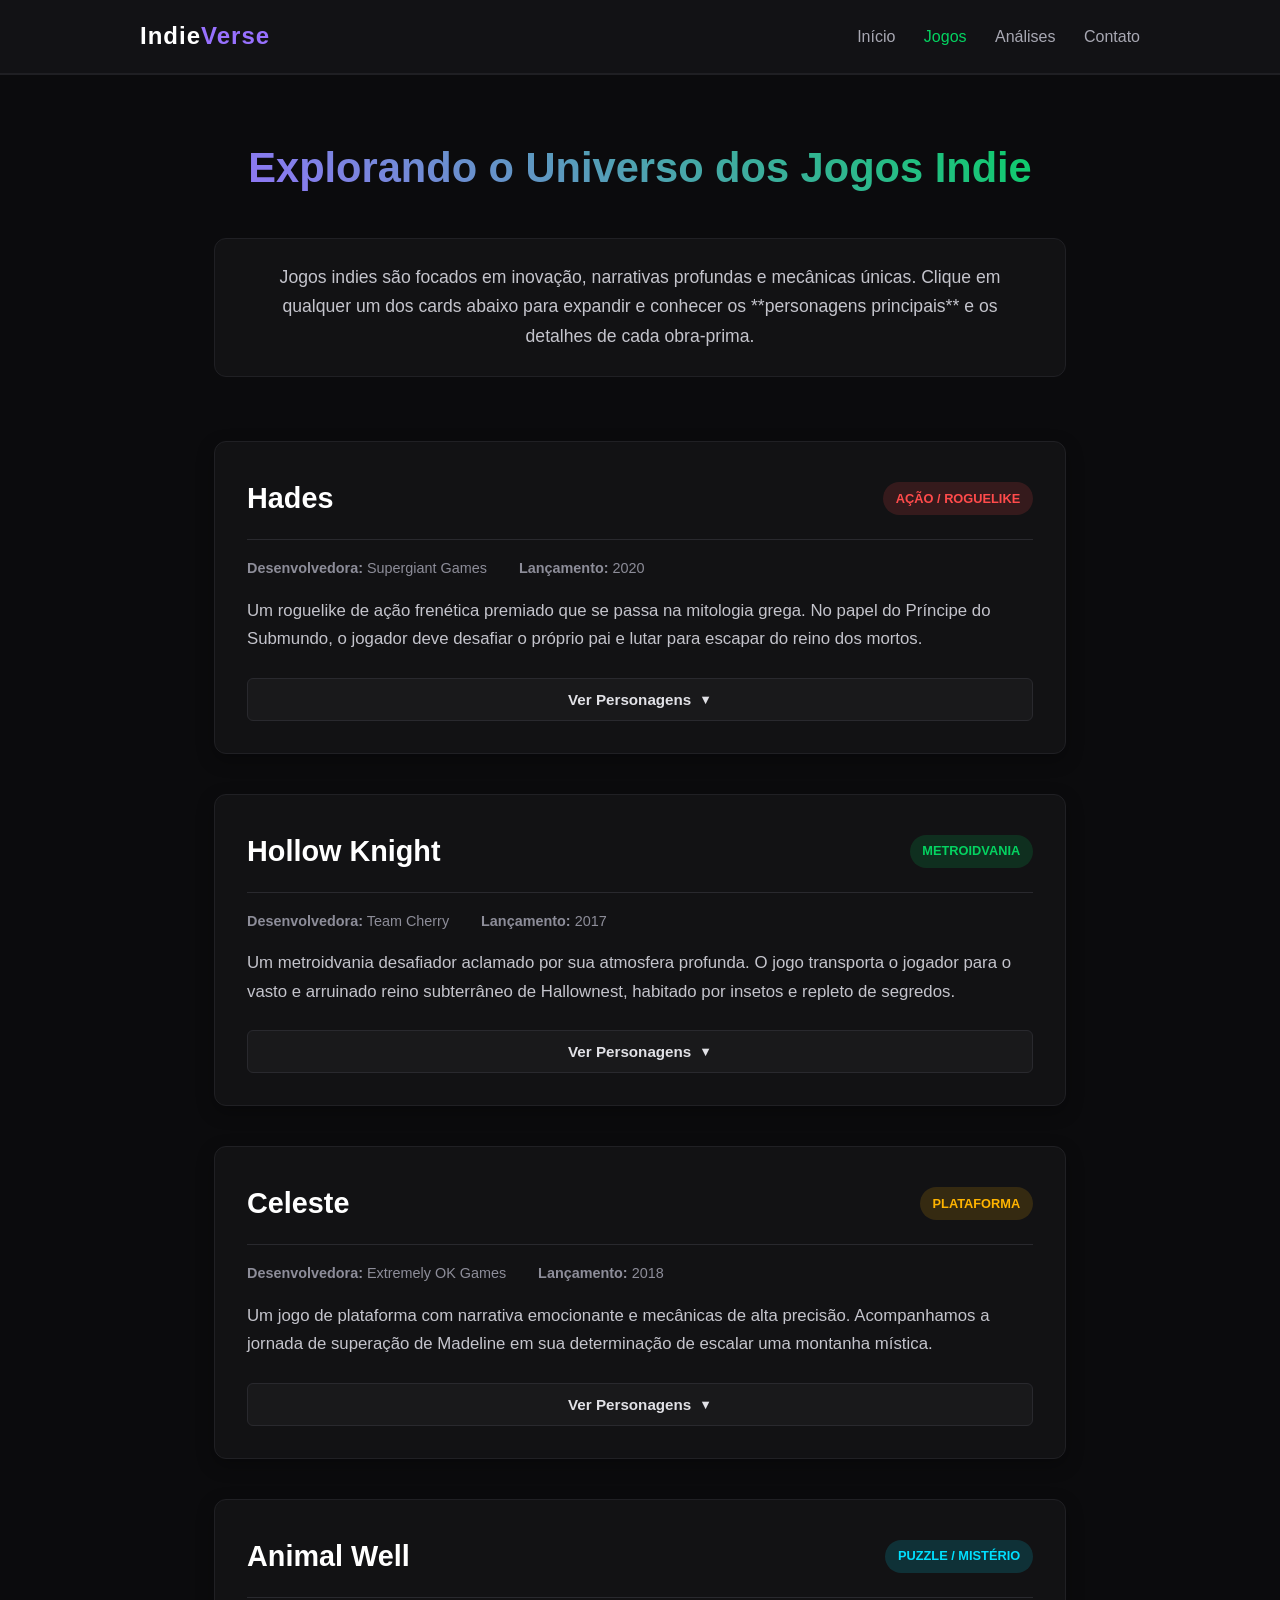
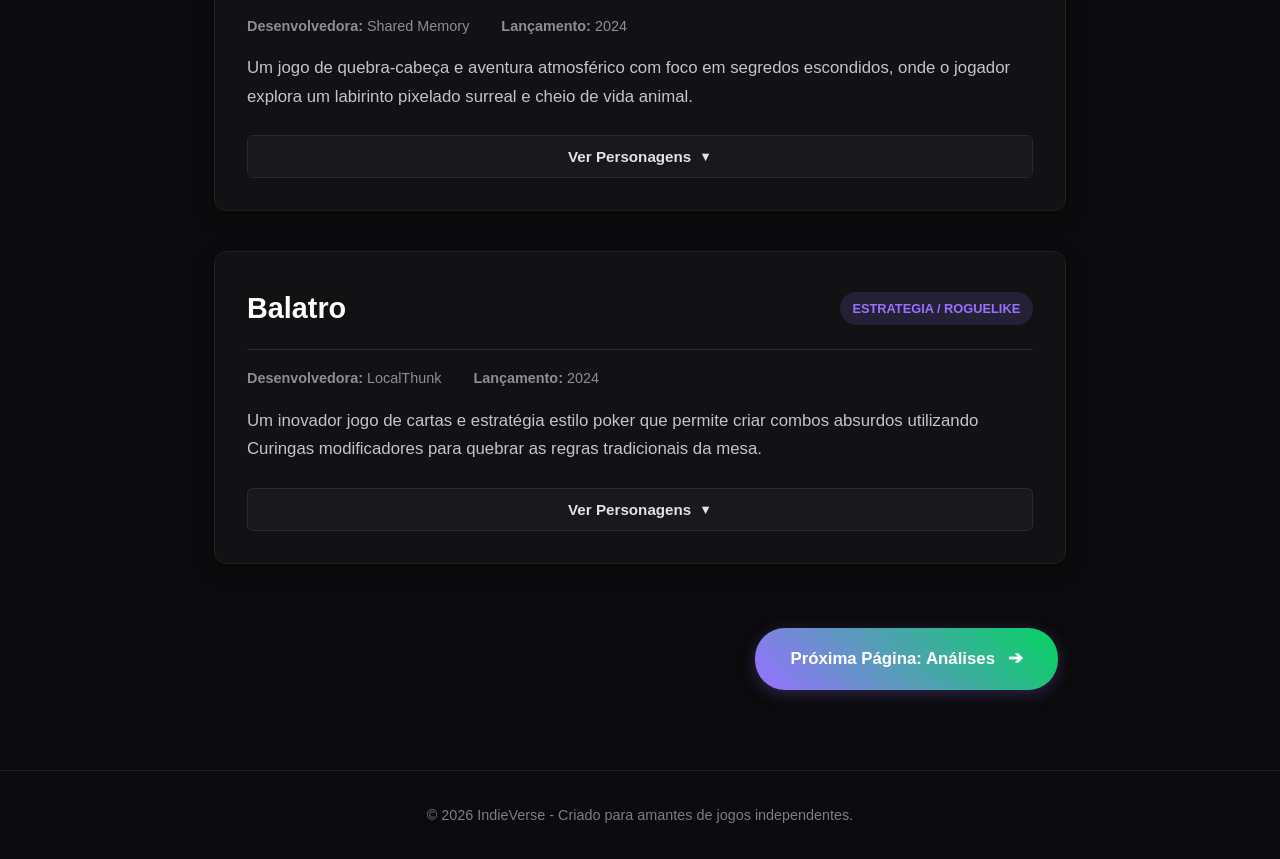
<file: pagina2.html>
<!DOCTYPE html>
<html lang="pt">
<head>
    <meta charset="UTF-8">
    <meta name="viewport" content="width=device-width, initial-scale=1.0">
    <title>Jogos Indie - Catálogo Detalhado</title>
    <link rel="stylesheet" href="pagina2.css">
</head>
<body>

    <header class="main-header">
        <div class="header-container">
            <span class="logo">Indie<span class="highlight">Verse</span></span>
            <nav class="nav-menu">
                <a href="index.html">Início</a>
                <a href="pagina2.html" class="active">Jogos</a>
                <a href="pagina3.html">Análises</a>
                <a href="pagina5.html">Contato</a>
            </nav>
        </div>
    </header>

    <main class="container">
        <section class="intro-section">
            <h1>Explorando o Universo dos Jogos Indie</h1>
            <p class="description">
                Jogos indies são focados em inovação, narrativas profundas e mecânicas únicas. 
                Clique em qualquer um dos cards abaixo para expandir e conhecer os **personagens principais** e os detalhes de cada obra-prima.
            </p>
        </section>

        <section class="games-list">

            <article class="game-card">
                <div class="card-visible-part">
                    <div class="card-header">
                        <h2>Hades</h2>
                        <span class="badge badge-action">Ação / Roguelike</span>
                    </div>
                    <div class="game-metadata">
                        <p><strong>Desenvolvedora:</strong> Supergiant Games</p>
                        <p><strong>Lançamento:</strong> 2020</p>
                    </div>
                    <div class="game-content">
                        <p>Um roguelike de ação frenética premiado que se passa na mitologia grega. No papel do Príncipe do Submundo, o jogador deve desafiar o próprio pai e lutar para escapar do reino dos mortos.</p>
                    </div>
                    <button class="expand-btn">Ver Personagens <span class="arrow">▼</span></button>
                </div>

                <div class="characters-drawer">
                    <div class="drawer-inner">
                        <h3>Personagens Principais</h3>
                        <div class="character-grid">
                            <div class="char-item">
                                <h4>Zagreu</h4>
                                <p>O rebelde Príncipe do Submundo. Busca fugir dos domínios do pai para encontrar sua mãe biológica, contando com a ajuda dos deuses olímpicos.</p>
                            </div>
                            <div class="char-item">
                                <h4>Hades</h4>
                                <p>O rigoroso Deus do Submundo e pai de Zagreu. É o comandante do reino e faz de tudo para impedir, por meio de seus lacaios, que o filho escape.</p>
                            </div>
                        </div>
                    </div>
                </div>
            </article>

            <article class="game-card">
                <div class="card-visible-part">
                    <div class="card-header">
                        <h2>Hollow Knight</h2>
                        <span class="badge badge-exploration">Metroidvania</span>
                    </div>
                    <div class="game-metadata">
                        <p><strong>Desenvolvedora:</strong> Team Cherry</p>
                        <p><strong>Lançamento:</strong> 2017</p>
                    </div>
                    <div class="game-content">
                        <p>Um metroidvania desafiador aclamado por sua atmosfera profunda. O jogo transporta o jogador para o vasto e arruinado reino subterrâneo de Hallownest, habitado por insetos e repleto de segredos.</p>
                    </div>
                    <button class="expand-btn">Ver Personagens <span class="arrow">▼</span></button>
                </div>

                <div class="characters-drawer">
                    <div class="drawer-inner">
                        <h3>Personagens Principais</h3>
                        <div class="character-grid">
                            <div class="char-item">
                                <h4>O Cavaleiro</h4>
                                <p>Um receptáculo misterioso e sem voz que empunha um "Ferrão". Ele entra em Hallownest para desvendar a origem da terrível infecção que assola o reino.</p>
                            </div>
                            <div class="char-item">
                                <h4>Hornet</h4>
                                <p>A ágil protetora das ruínas de Hallownest. Ela luta usando uma agulha e fios de seda, testando o valor do Cavaleiro ao longo de sua jornada.</p>
                            </div>
                        </div>
                    </div>
                </div>
            </article>

            <article class="game-card">
                <div class="card-visible-part">
                    <div class="card-header">
                        <h2>Celeste</h2>
                        <span class="badge badge-precision">Plataforma</span>
                    </div>
                    <div class="game-metadata">
                        <p><strong>Desenvolvedora:</strong> Extremely OK Games</p>
                        <p><strong>Lançamento:</strong> 2018</p>
                    </div>
                    <div class="game-content">
                        <p>Um jogo de plataforma com narrativa emocionante e mecânicas de alta precisão. Acompanhamos a jornada de superação de Madeline em sua determinação de escalar uma montanha mística.</p>
                    </div>
                    <button class="expand-btn">Ver Personagens <span class="arrow">▼</span></button>
                </div>

                <div class="characters-drawer">
                    <div class="drawer-inner">
                        <h3>Personagens Principais</h3>
                        <div class="character-grid">
                            <div class="char-item">
                                <h4>Madeline</h4>
                                <p>A protagonista que decide escalar a Montanha Celeste para lidar com sua ansiedade, depressão e provar a si mesma do que é capaz.</p>
                            </div>
                            <div class="char-item">
                                <h4>Badeline (Parte de Mim)</h4>
                                <p>A manifestação física dos medos e inseguranças de Madeline. Inicialmente age como antagonista, tentando forçá-la a desistir da subida.</p>
                            </div>
                        </div>
                    </div>
                </div>
            </article>

            <article class="game-card">
                <div class="card-visible-part">
                    <div class="card-header">
                        <h2>Animal Well</h2>
                        <span class="badge badge-puzzle">Puzzle / Mistério</span>
                    </div>
                    <div class="game-metadata">
                        <p><strong>Desenvolvedora:</strong> Shared Memory</p>
                        <p><strong>Lançamento:</strong> 2024</p>
                    </div>
                    <div class="game-content">
                        <p>Um jogo de quebra-cabeça e aventura atmosférico com foco em segredos escondidos, onde o jogador explora um labirinto pixelado surreal e cheio de vida animal.</p>
                    </div>
                    <button class="expand-btn">Ver Personagens <span class="arrow">▼</span></button>
                </div>

                <div class="characters-drawer">
                    <div class="drawer-inner">
                        <h3>Personagens Principais</h3>
                        <div class="character-grid">
                            <div class="char-item">
                                <h4>A Bolha</h4>
                                <p>A pequena e indefesa criatura redonda controlada pelo jogador. Ela interage com o cenário usando brinquedos como ioiôs e flautas para resolver enigmas.</p>
                            </div>
                            <div class="char-item">
                                <h4>Os Guardiões</h4>
                                <p>Criaturas gigantes como o Esquilo, o Gato e a Lince. Eles habitam as profundezas do poço e funcionam tanto como quebra-cabeças vivos quanto como ameaças.</p>
                            </div>
                        </div>
                    </div>
                </div>
            </article>

            <article class="game-card">
                <div class="card-visible-part">
                    <div class="card-header">
                        <h2>Balatro</h2>
                        <span class="badge badge-strategy">Estrategia / Roguelike</span>
                    </div>
                    <div class="game-metadata">
                        <p><strong>Desenvolvedora:</strong> LocalThunk</p>
                        <p><strong>Lançamento:</strong> 2024</p>
                    </div>
                    <div class="game-content">
                        <p>Um inovador jogo de cartas e estratégia estilo poker que permite criar combos absurdos utilizando Curingas modificadores para quebrar as regras tradicionais da mesa.</p>
                    </div>
                    <button class="expand-btn">Ver Personagens <span class="arrow">▼</span></button>
                </div>

                <div class="characters-drawer">
                    <div class="drawer-inner">
                        <h3>Personagens Principais</h3>
                        <div class="character-grid">
                            <div class="char-item">
                                <h4>Jimbo</h4>
                                <p>O carismático Curinga padrão e mascote oficial do jogo. Ele serve como guia visual nas interfaces de pontuação e introdução às trapaças matemáticas.</p>
                            </div>
                            <div class="char-item">
                                <h4>Os Curingas Lendários</h4>
                                <p>Cartas místicas extremamente raras (como Perkeo ou Triboulet) baseadas em bobos da corte históricos, que dão multiplicadores infinitos e destrutivos.</p>
                            </div>
                        </div>
                    </div>
                </div>
            </article>

        </section>

        <div class="pagination-container">
            <a href="pagina3.html" class="next-page-btn">
                Próxima Página: Análises <span class="arrow-next">➔</span>
            </a>
        </div>

    </main>

    <footer class="main-footer">
        <p>&copy; 2026 IndieVerse - Criado para amantes de jogos independentes.</p>
    </footer>

    <script>
        document.querySelectorAll('.expand-btn').forEach(button => {
            button.addEventListener('click', () => {
                const card = button.closest('.game-card');
                const drawer = card.querySelector('.characters-drawer');
                const arrow = button.querySelector('.arrow');
                
                drawer.classList.toggle('is-open');
                
                if (drawer.classList.contains('is-open')) {
                    drawer.style.maxHeight = drawer.scrollHeight + "px";
                    drawer.style.opacity = "1";
                    arrow.textContent = "▲";
                    button.style.background = "rgba(152, 113, 255, 0.15)";
                } else {
                    drawer.style.maxHeight = "0px";
                    drawer.style.opacity = "0";
                    arrow.textContent = "▼";
                    button.style.background = "rgba(255, 255, 255, 0.03)";
                }
            });
        });
    </script>
</body>
</html>
</file>
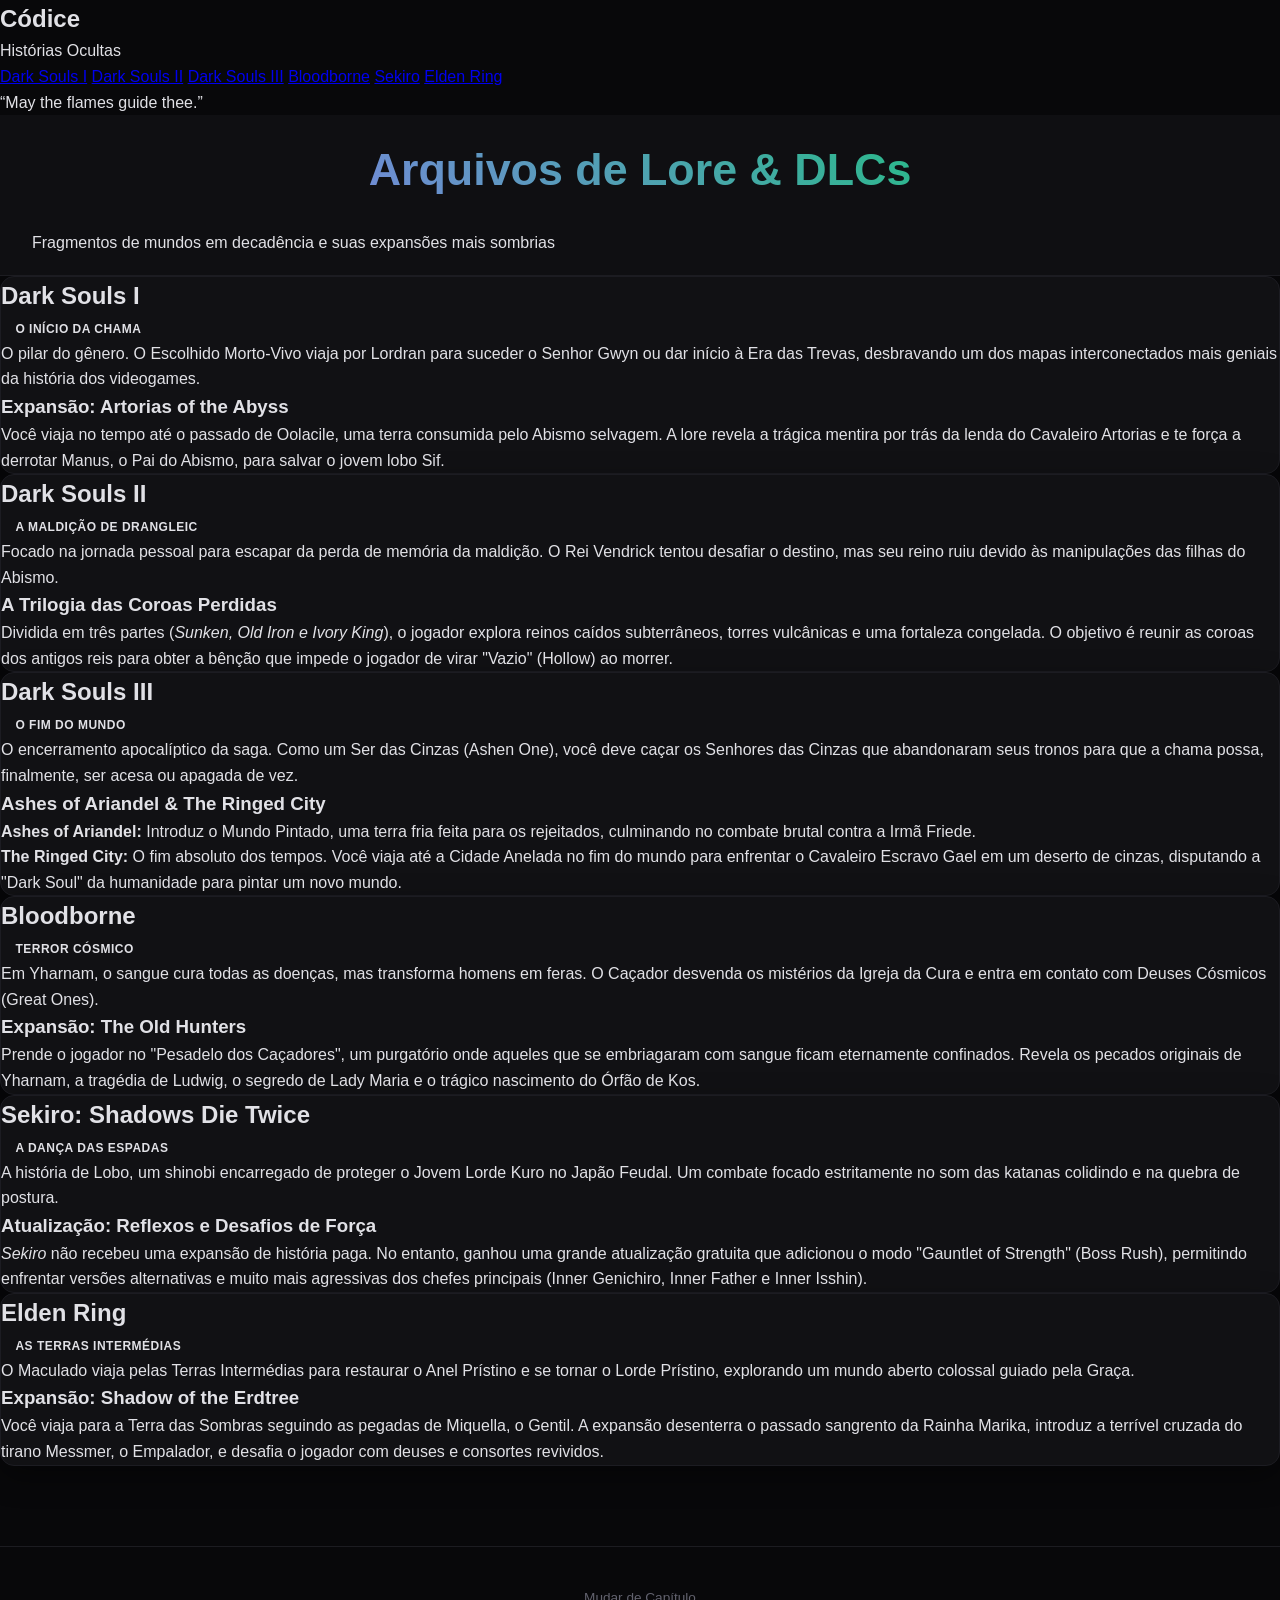
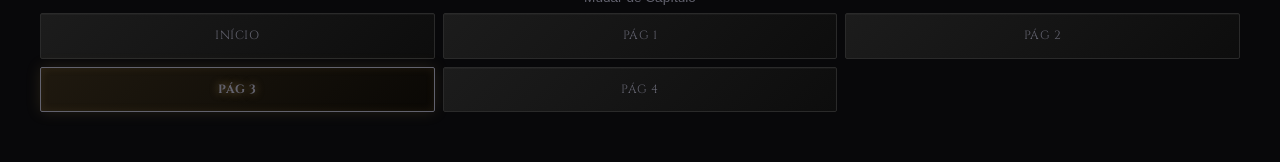
<file: pagina3.html>
<!DOCTYPE html>
<html lang="pt-BR">
<head>
    <meta charset="UTF-8">
    <meta name="viewport" content="width=device-width, initial-scale=1.0">
    <title>Códice Soulslike - Expansões da Lore</title>
    <link rel="stylesheet" href="pagina3.css">
    <link href="https://fonts.googleapis.com/css2?family=Cinzel:wght@400;700&family=Open+Sans:wght@300;400;600&display=swap" rel="stylesheet">
</head>
<body>

    <div class="layout-container">
        
        <aside class="sidebar">
            <div class="sidebar-header">
                <h2>Códice</h2>
                <p>Histórias Ocultas</p>
            </div>
            
            <nav class="sidebar-menu">
                <a href="#dark-souls-1" class="menu-item ds-btn">Dark Souls I</a>
                <a href="#dark-souls-2" class="menu-item ds2-btn">Dark Souls II</a>
                <a href="#dark-souls-3" class="menu-item ds3-btn">Dark Souls III</a>
                <a href="#bloodborne" class="menu-item bb-btn">Bloodborne</a>
                <a href="#sekiro" class="menu-item sk-btn">Sekiro</a>
                <a href="#elden-ring" class="menu-item er-btn">Elden Ring</a>
            </nav>

            <div class="sidebar-footer">
                <p>“May the flames guide thee.”</p>
            </div>
        </aside>

        <main class="main-content">
            
            <header class="main-header">
                <h1>Arquivos de Lore & DLCs</h1>
                <p>Fragmentos de mundos em decadência e suas expansões mais sombrias</p>
            </header>

            <div class="lore-container">
                
                <section id="dark-souls-1" class="game-card dark-souls">
                    <div class="card-content">
                        <h2>Dark Souls I</h2>
                        <span class="badge ds-badge">O Início da Chama</span>
                        <p>O pilar do gênero. O Escolhido Morto-Vivo viaja por Lordran para suceder o Senhor Gwyn ou dar início à Era das Trevas, desbravando um dos mapas interconectados mais geniais da história dos videogames.</p>
                        
                        <div class="dlc-box">
                            <h3>Expansão: Artorias of the Abyss</h3>
                            <p>Você viaja no tempo até o passado de Oolacile, uma terra consumida pelo Abismo selvagem. A lore revela a trágica mentira por trás da lenda do Cavaleiro Artorias e te força a derrotar Manus, o Pai do Abismo, para salvar o jovem lobo Sif.</p>
                        </div>
                    </div>
                </section>

                <section id="dark-souls-2" class="game-card dark-souls-2">
                    <div class="card-content">
                        <h2>Dark Souls II</h2>
                        <span class="badge ds2-badge">A Maldição de Drangleic</span>
                        <p>Focado na jornada pessoal para escapar da perda de memória da maldição. O Rei Vendrick tentou desafiar o destino, mas seu reino ruiu devido às manipulações das filhas do Abismo.</p>
                        
                        <div class="dlc-box">
                            <h3>A Trilogia das Coroas Perdidas</h3>
                            <p>Dividida em três partes (<em>Sunken, Old Iron e Ivory King</em>), o jogador explora reinos caídos subterrâneos, torres vulcânicas e uma fortaleza congelada. O objetivo é reunir as coroas dos antigos reis para obter a bênção que impede o jogador de virar "Vazio" (Hollow) ao morrer.</p>
                        </div>
                    </div>
                </section>

                <section id="dark-souls-3" class="game-card dark-souls-3">
                    <div class="card-content">
                        <h2>Dark Souls III</h2>
                        <span class="badge ds3-badge">O Fim do Mundo</span>
                        <p>O encerramento apocalíptico da saga. Como um Ser das Cinzas (Ashen One), você deve caçar os Senhores das Cinzas que abandonaram seus tronos para que a chama possa, finalmente, ser acesa ou apagada de vez.</p>
                        
                        <div class="dlc-box">
                            <h3>Ashes of Ariandel & The Ringed City</h3>
                            <p><strong>Ashes of Ariandel:</strong> Introduz o Mundo Pintado, uma terra fria feita para os rejeitados, culminando no combate brutal contra a Irmã Friede.<br>
                            <strong>The Ringed City:</strong> O fim absoluto dos tempos. Você viaja até a Cidade Anelada no fim do mundo para enfrentar o Cavaleiro Escravo Gael em um deserto de cinzas, disputando a "Dark Soul" da humanidade para pintar um novo mundo.</p>
                        </div>
                    </div>
                </section>

                <section id="bloodborne" class="game-card bloodborne">
                    <div class="card-content">
                        <h2>Bloodborne</h2>
                        <span class="badge bb-badge">Terror Cósmico</span>
                        <p>Em Yharnam, o sangue cura todas as doenças, mas transforma homens em feras. O Caçador desvenda os mistérios da Igreja da Cura e entra em contato com Deuses Cósmicos (Great Ones).</p>
                        
                        <div class="dlc-box">
                            <h3>Expansão: The Old Hunters</h3>
                            <p>Prende o jogador no "Pesadelo dos Caçadores", um purgatório onde aqueles que se embriagaram com sangue ficam eternamente confinados. Revela os pecados originais de Yharnam, a tragédia de Ludwig, o segredo de Lady Maria e o trágico nascimento do Órfão de Kos.</p>
                        </div>
                    </section>

                <section id="sekiro" class="game-card sekiro">
                    <div class="card-content">
                        <h2>Sekiro: Shadows Die Twice</h2>
                        <span class="badge sk-badge">A Dança das Espadas</span>
                        <p>A história de Lobo, um shinobi encarregado de proteger o Jovem Lorde Kuro no Japão Feudal. Um combate focado estritamente no som das katanas colidindo e na quebra de postura.</p>
                        
                        <div class="dlc-box notice">
                            <h3>Atualização: Reflexos e Desafios de Força</h3>
                            <p><em>Sekiro</em> não recebeu uma expansão de história paga. No entanto, ganhou uma grande atualização gratuita que adicionou o modo "Gauntlet of Strength" (Boss Rush), permitindo enfrentar versões alternativas e muito mais agressivas dos chefes principais (Inner Genichiro, Inner Father e Inner Isshin).</p>
                        </div>
                    </section>

                <section id="elden-ring" class="game-card elden-ring">
                    <div class="card-content">
                        <h2>Elden Ring</h2>
                        <span class="badge er-badge">As Terras Intermédias</span>
                        <p>O Maculado viaja pelas Terras Intermédias para restaurar o Anel Prístino e se tornar o Lorde Prístino, explorando um mundo aberto colossal guiado pela Graça.</p>
                        
                        <div class="dlc-box">
                            <h3>Expansão: Shadow of the Erdtree</h3>
                            <p>Você viaja para a Terra das Sombras seguindo as pegadas de Miquella, o Gentil. A expansão desenterra o passado sangrento da Rainha Marika, introduz a terrível cruzada do tirano Messmer, o Empalador, e desafia o jogador com deuses e consortes revividos.</p>
                        </div>
                    </section>

            </div>

            <footer class="main-footer">

                <div class="page-navigation">
    <span class="nav-title">Mudar de Capítulo</span>
    <div class="page-buttons-grid">
        <a href="index.html" class="page-btn">Início</a>
        <a href="pagina-1.html" class="page-btn">Pág 1</a>
        <a href="pagina-2.html" class="page-btn">Pág 2</a>
        <a href="pagina3.html" class="page-btn active">Pág 3</a> <a href="pagina4.html" class="page-btn">Pág 4</a>
    </div>
</div>
            </footer>
        </main>

    </div>

</body>
</html>
</file>
<file: pagina2.css>
/* ==========================================
1. RESET E CONFIGURAÇÕES GERAIS
   ========================================== */
* {
    margin: 0;
    padding: 0;
    box-sizing: border-box;
}

body {
    font-family: 'Segoe UI', Tahoma, Geneva, Verdana, sans-serif;
    background-color: #0b0b0d;
    color: #f1f1f3;
    line-height: 1.7;
}

/* ==========================================
2. CABEÇALHO E MENU DE NAVEGAÇÃO
   ========================================== */
.main-header {
    background-color: #121215;
    border-bottom: 2px solid #1f1f23;
    position: sticky;
    top: 0;
    z-index: 100;
    padding: 1rem 2rem;
}

.header-container {
    max-width: 1000px;
    margin: 0 auto;
    display: flex;
    justify-content: space-between;
    align-items: center;
}

.logo {
    font-size: 1.5rem;
    font-weight: bold;
    letter-spacing: 1px;
    color: #ffffff;
}

.logo .highlight {
    color: #9871ff;
}

.nav-menu a {
    color: #a8a8b3;
    text-decoration: none;
    margin-left: 1.5rem;
    font-weight: 500;
    transition: color 0.3s ease;
}

.nav-menu a:hover,
.nav-menu a.active {
    color: #04d361;
}

/* ==========================================
3. ESTRUTURA E INTRODUÇÃO
   ========================================== */
.container {
    max-width: 900px;
    margin: 3rem auto;
    padding: 0 1.5rem;
}

h1 {
    font-size: 2.6rem;
    color: #ffffff;
    text-align: center;
    margin-bottom: 1.5rem;
    font-weight: 800;
    display: block;
    padding: 10px 0;
    background: linear-gradient(45deg, #9871ff, #04d361);
    -webkit-background-clip: text;
    -webkit-text-fill-color: transparent;
}

.description {
    font-size: 1.1rem;
    color: #c4c4cc;
    text-align: center;
    background: #121214;
    padding: 1.5rem 2rem;
    border-radius: 12px;
    border: 1px solid #202024;
    margin-bottom: 4rem;
}

/* ==========================================
4. CARDS DOS JOGOS (ESTRUTURA BASE)
   ========================================== */
.games-list {
    display: flex;
    flex-direction: column;
    gap: 2.5rem;
}

.game-card {
    background-color: #121214;
    border: 1px solid #202024;
    border-radius: 12px;
    overflow: hidden;
    box-shadow: 0 6px 18px rgba(0, 0, 0, 0.3);
    transition: border-color 0.3s ease, box-shadow 0.3s ease;
}

.game-card:hover {
    border-color: #9871ff;
    box-shadow: 0 10px 25px rgba(152, 113, 255, 0.12);
}

.card-visible-part {
    padding: 2rem;
}

.card-header {
    display: flex;
    justify-content: space-between;
    align-items: center;
    border-bottom: 1px solid #29292e;
    padding-bottom: 1rem;
    margin-bottom: 1rem;
}

.card-header h2 {
    font-size: 1.8rem;
    color: #ffffff;
}

.badge {
    padding: 0.35rem 0.8rem;
    border-radius: 20px;
    font-size: 0.8rem;
    font-weight: bold;
    text-transform: uppercase;
}

.badge-action { background-color: rgba(255, 75, 75, 0.15); color: #ff4b4b; }
.badge-exploration { background-color: rgba(4, 211, 97, 0.15); color: #04d361; }
.badge-precision { background-color: rgba(255, 180, 0, 0.15); color: #ffb400; }
.badge-puzzle { background-color: rgba(0, 224, 255, 0.15); color: #00e0ff; }
.badge-strategy { background-color: rgba(152, 113, 255, 0.15); color: #9871ff; }

.game-metadata {
    display: flex;
    gap: 2rem;
    font-size: 0.9rem;
    color: #8d8d99;
    margin-bottom: 1rem;
}

.game-content p {
    font-size: 1.05rem;
    color: #c4c4cc;
    margin-bottom: 1.5rem;
}

.expand-btn {
    width: 100%;
    background-color: rgba(255, 255, 255, 0.03);
    border: 1px solid #29292e;
    color: #e1e1e6;
    padding: 0.75rem;
    border-radius: 6px;
    cursor: pointer;
    font-weight: bold;
    font-size: 0.95rem;
    display: flex;
    justify-content: center;
    align-items: center;
    gap: 0.5rem;
    transition: all 0.2s ease;
}

.expand-btn:hover {
    color: #ffffff;
    border-color: #9871ff;
    background-color: rgba(152, 113, 255, 0.08);
}

.expand-btn .arrow {
    font-size: 0.8rem;
    transition: transform 0.2s;
}

/* ==========================================
5. MECÂNICA SLIDE-DOWN (SISTEMA INTERATIVO)
   ========================================== */
.characters-drawer {
    max-height: 0;
    opacity: 0;
    overflow: hidden;
    background-color: #16161a;
    border-top: 0 solid #29292e;
    transition: max-height 0.4s cubic-bezier(0.4, 0, 0.2, 1), opacity 0.3s ease;
}

.characters-drawer.is-open {
    border-top: 1px solid #29292e;
}

.drawer-inner {
    padding: 2rem;
}

.drawer-inner h3 {
    font-size: 1.2rem;
    color: #9871ff;
    margin-bottom: 1.5rem;
    text-transform: uppercase;
    letter-spacing: 1px;
}

.character-grid {
    display: grid;
    grid-template-columns: 1fr 1fr;
    gap: 1.5rem;
}

@media (max-width: 650px) {
    .character-grid {
        grid-template-columns: 1fr;
    }
}

.char-item {
    background: #1f1f23;
    padding: 1.25rem;
    border-radius: 8px;
    border-left: 3px solid #04d361;
}

.char-item h4 {
    color: #ffffff;
    font-size: 1.1rem;
    margin-bottom: 0.4rem;
}

.char-item p {
    font-size: 0.95rem;
    color: #a8a8b3;
    line-height: 1.5;
}

/* ==========================================
6. RODAPÉ (FOOTER)
   ========================================== */
.main-footer {
    text-align: center;
    padding: 2rem;
    margin-top: 5rem;
    border-top: 1px solid #1f1f23;
    color: #7c7c8a;
    font-size: 0.9rem;
}

/* ==========================================
7. BOTÃO PRÓXIMA PÁGINA (NOVO)
   ========================================== */
.pagination-container {
    display: flex;
    justify-content: flex-end; /* Alinha o botão no canto inferior direito */
    margin-top: 4rem;
    padding: 0 0.5rem;
}

.next-page-btn {
    display: inline-flex;
    align-items: center;
    gap: 0.8rem;
    background: linear-gradient(45deg, #9871ff, #04d361); /* Gradiente roxo e verde */
    color: #ffffff;
    text-decoration: none;
    padding: 1rem 2.2rem;
    border-radius: 30px;
    font-weight: bold;
    font-size: 1.05rem;
    box-shadow: 0 4px 15px rgba(152, 113, 255, 0.25);
    transition: transform 0.3s cubic-bezier(0.175, 0.885, 0.32, 1.275), box-shadow 0.3s ease;
}

/* Efeito ao passar o mouse por cima do botão */
.next-page-btn:hover {
    transform: translateX(6px); /* Dá um pequeno empurrão indicando "avanço" */
    box-shadow: 0 6px 22px rgba(4, 211, 97, 0.35);
}

.arrow-next {
    font-size: 1.1rem;
    transition: transform 0.3s ease;
}

.next-page-btn:hover .arrow-next {
    transform: translateX(4px); /* A seta vai um pouco mais para a direita no hover */
}
</file>
<file: pagina3.css>
/* ==========================================
1. RESET E CONFIGURAÇÕES GERAIS
   ========================================== */
* {
    margin: 0;
    padding: 0;
    box-sizing: border-box;
}

body {
    font-family: 'Segoe UI', Tahoma, Geneva, Verdana, sans-serif;
    background-color: #08080a;
    color: #e1e1e6;
    line-height: 1.6;
}

/* ==========================================2. CABEÇALHO E MENU
   ========================================== */
.main-header {
    background-color: #0f0f12;
    border-bottom: 1px solid #1c1c21;
    position: sticky;
    top: 0;
<<<<<<< HEAD
    height: 100vh;
=======
    z-index: 100;
    padding: 1.2rem 2rem;
>>>>>>> 8b79129832f11012db333cf08886fce0505e0dad
}

.header-container {
    max-width: 1000px;
    margin: 0 auto;
    display: flex;
    justify-content: space-between;
    align-items: center;
}

.logo {
    font-size: 1.6rem;
    font-weight: 800;
    color: #ffffff;
}

.logo .highlight {
    color: #9871ff;
}

.nav-menu a {
    color: #a8a8b3;
    text-decoration: none;
    margin-left: 1.5rem;
    font-weight: 600;
    transition: color 0.2s ease;
}

.nav-menu a:hover,
.nav-menu a.active {
    color: #04d361;
}

/* ==========================================
3. INTRODUÇÃO
   ========================================== */
.container {
    max-width: 900px;
    margin: 3rem auto;
    padding: 0 1.5rem;
}

h1 {
    font-size: 2.8rem;
    color: #ffffff;
    text-align: center;
    margin-bottom: 1.5rem;
    font-weight: 800;
    display: block;
    background: linear-gradient(45deg, #9871ff, #04d361);
    -webkit-background-clip: text;
    -webkit-text-fill-color: transparent;
}

.description {
    font-size: 1.1rem;
    color: #c4c4cc;
    text-align: center;
    background: #111114;
    padding: 1.5rem 2rem;
    border-radius: 12px;
    border: 1px solid #1c1c22;
    margin-bottom: 3.5rem;
}

/* ==========================================
4. LAYOUT DOS CARDS
   ========================================== */
.games-list {
    display: flex;
    flex-direction: column;
    gap: 2.5rem;
}

.game-card {
    background-color: #111114;
    border: 1px solid #1c1c22;
    border-radius: 14px;
    overflow: hidden;
    box-shadow: 0 10px 30px rgba(0, 0, 0, 0.4);
    transition: transform 0.3s cubic-bezier(0.2, 0.8, 0.2, 1), border-color 0.3s ease;
}

.game-card:hover {
    transform: translateY(-4px);
}

/* Iluminação customizada por jogo ao passar o mouse */
.theme-hades:hover { border-color: #ff4b4b; box-shadow: 0 10px 30px rgba(255, 75, 75, 0.1); }
.theme-hollow:hover { border-color: #04d361; box-shadow: 0 10px 30px rgba(4, 211, 97, 0.1); }
.theme-celeste:hover { border-color: #ffb400; box-shadow: 0 10px 30px rgba(255, 180, 0, 0.1); }
.theme-animal:hover { border-color: #00e0ff; box-shadow: 0 10px 30px rgba(0, 224, 255, 0.1); }
.theme-balatro:hover { border-color: #9871ff; box-shadow: 0 10px 30px rgba(152, 113, 255, 0.1); }

.card-visible-part {
    padding: 2rem;
}

.card-header {
    display: flex;
    justify-content: space-between;
    align-items: center;
    border-bottom: 1px solid #22222a;
    padding-bottom: 1rem;
    margin-bottom: 1.2rem;
}

.card-header h2 {
    font-size: 1.9rem;
    color: #ffffff;
    font-weight: 700;
}

/* Badges */
.badge {
    padding: 0.4rem 0.9rem;
    border-radius: 30px;
    font-size: 0.75rem;
    font-weight: 700;
    text-transform: uppercase;
    letter-spacing: 0.5px;
}
.badge-action { background: rgba(255, 75, 75, 0.12); color: #ff4b4b; }
.badge-exploration { background: rgba(4, 211, 97, 0.12); color: #04d361; }
.badge-precision { background: rgba(255, 180, 0, 0.12); color: #ffb400; }
.badge-puzzle { background: rgba(0, 224, 255, 0.12); color: #00e0ff; }
.badge-strategy { background: rgba(152, 113, 255, 0.12); color: #9871ff; }

.game-metadata {
    display: flex;
    gap: 2rem;
    font-size: 0.9rem;
    color: #7c7c8a;
    margin-bottom: 1.2rem;
}

.game-content p {
    font-size: 1.05rem;
    color: #c4c4cc;
    margin-bottom: 1.5rem;
}

/* Botão de Expansão */
.expand-btn {
    width: 100%;
    background: #18181f;
    border: 1px solid #22222a;
    color: #e1e1e6;
    padding: 0.8rem;
    border-radius: 8px;
    cursor: pointer;
    font-weight: 700;
    font-size: 0.95rem;
    display: flex;
    justify-content: center;
    align-items: center;
    gap: 0.5rem;
    transition: all 0.2s ease;
}

.expand-btn:hover {
    color: #ffffff;
    background: #1f1f29;
}

/* ==========================================
5. MENU EXPANSÍVEL (PERSONAGENS E IMAGENS)
   ========================================== */
.characters-drawer {
    max-height: 0;
    opacity: 0;
    overflow: hidden;
    background-color: #0d0d10;
    transition: max-height 0.4s cubic-bezier(0.25, 1, 0.5, 1), opacity 0.3s ease;
}

.drawer-inner {
    padding: 2rem;
    border-top: 1px solid #1c1c22;
}

.drawer-inner h3 {
    font-size: 1.15rem;
    color: #8d8d99;
    margin-bottom: 1.5rem;
    text-transform: uppercase;
    letter-spacing: 1px;
}

/* Grid de Personagens */
.character-grid {
    display: grid;
    grid-template-columns: 1fr 1fr;
    gap: 1.5rem;
}

/* Cartão do Personagem Individual */
.char-item {
    background: #141419;
    padding: 1.2rem;
    border-radius: 10px;
    border: 1px solid #22222a;
    display: flex; /* Alinha Imagem e Informações lado a lado */
    gap: 1.2rem;
    align-items: flex-start;
}

/* Imagens dos Personagens */
.char-img {
    width: 85px;
    height: 85px;
    border-radius: 8px;
    object-fit: cover; /* Não distorce a imagem */
    background-color: #1c1c22;
    border: 2px solid #292934;
    flex-shrink: 0; /* Impede a imagem de esmagar em telas menores */
}

/* Cores das Molduras das fotos por jogo */
.theme-hades .char-img { border-color: #ff4b4b; }
.theme-hollow .char-img { border-color: #04d361; }
.theme-celeste .char-img { border-color: #ffb400; }
.theme-animal .char-img { border-color: #00e0ff; }
.theme-balatro .char-img { border-color: #9871ff; }

.char-info h4 {
    color: #ffffff;
    font-size: 1.1rem;
    margin-bottom: 0.3rem;
}

.char-info p {
    font-size: 0.9rem;
    color: #a8a8b3;
    line-height: 1.5;
}

/* ==========================================
6. RESPONSIVIDADE (MOBILE)
   ========================================== */
@media (max-width: 768px) {
    .character-grid {
        grid-template-columns: 1fr; /* Vira 1 coluna no celular */
    }
    
    .char-item {
        flex-direction: column; /* Foto em cima do texto no celular */
        align-items: center;
        text-align: center;
    }
}

.main-footer {
    text-align: center;
    padding: 2.5rem;
    margin-top: 5rem;
    border-top: 1px solid #1c1c21;
    color: #62626e;
    font-size: 0.85rem;
}

@media (max-width: 900px) {
    .layout-container { flex-direction: column; }
    .sidebar {
        width: 100%;
        height: auto;
        position: relative;
        border-right: none;
        border-bottom: 2px solid #222;
        padding: 30px 20px;
    }
    .sidebar-menu {
        flex-direction: row;
        flex-wrap: wrap;
        justify-content: center;
        margin-top: 20px;
    }
    .menu-item {
        font-size: 0.8rem;
        padding: 5px 10px;
        border-left: none;
    }
    .main-content { padding: 30px 20px; }
}

/* BLOCO DE BOTÕES TOTALMENTE REESTILIZADO */
.page-navigation {
    width: 100%;
    margin-bottom: 10px;
}

.page-buttons-grid {
    display: grid;
    grid-template-columns: repeat(3, 1fr); /* 3 Colunas simétricas */
    gap: 8px;
    margin-top: 5px;
}

/* O Botão Base (Estilo Ferro Forjado) */
.page-btn {
    background: linear-gradient(135deg, #1c1c1c 0%, #0d0d0d 100%);
    color: var(--texto-escuro);
    text-decoration: none;
    font-size: 0.75rem;
    font-family: 'Cinzel', serif;
    text-align: center;
    padding: 12px 4px;
    border: 1px solid #2a2a2a;
    border-radius: 2px; /* Cantos levemente retos para ar medieval */
    text-transform: uppercase;
    letter-spacing: 0.5px;
    position: relative;
    overflow: hidden;
    transition: all 0.4s cubic-bezier(0.25, 0.8, 0.25, 1);
    
    /* Linha de luz interna superior para dar volume 3D */
    box-shadow: inset 0 1px 0 rgba(255, 255, 255, 0.03);
}

/* Efeito Hover (Descobrindo a Graça) */
.page-btn:hover {
    color: #ffffff;
    border-color: var(--dourado);
    background: linear-gradient(135deg, #252525 0%, #121212 100%);
    /* Brilho dourado externo sutil */
    box-shadow: 0 0 12px rgba(197, 160, 89, 0.3), inset 0 1px 0 rgba(255, 255, 255, 0.08);
    transform: translateY(-1px); /* Leve flutuação */
}

/* Estado Ativo (Fogueira Acesa / Página Atual) */
.page-btn.active {
    background: linear-gradient(135deg, #1f190f 0%, #0a0805 100%);
    color: var(--dourado);
    border-color: var(--dourado);
    font-weight: bold;
    text-shadow: 0 0 8px rgba(197, 160, 89, 0.6); /* Texto brilha */
    box-shadow: 0 0 15px rgba(197, 160, 89, 0.15), inset 0 0 8px rgba(197, 160, 89, 0.1);
}

/* Linha decorativa mágica que expande na base do botão */
.page-btn::after {
    content: '';
    position: absolute;
    bottom: 0;
    left: 50%;
    width: 0;
    height: 1px;
    background-color: var(--dourado);
    transition: all 0.3s ease;
    opacity: 0.7;
}

.page-btn:hover::after,
.page-btn.active::after {
    width: 70%;
    left: 15%;
}
</file>
